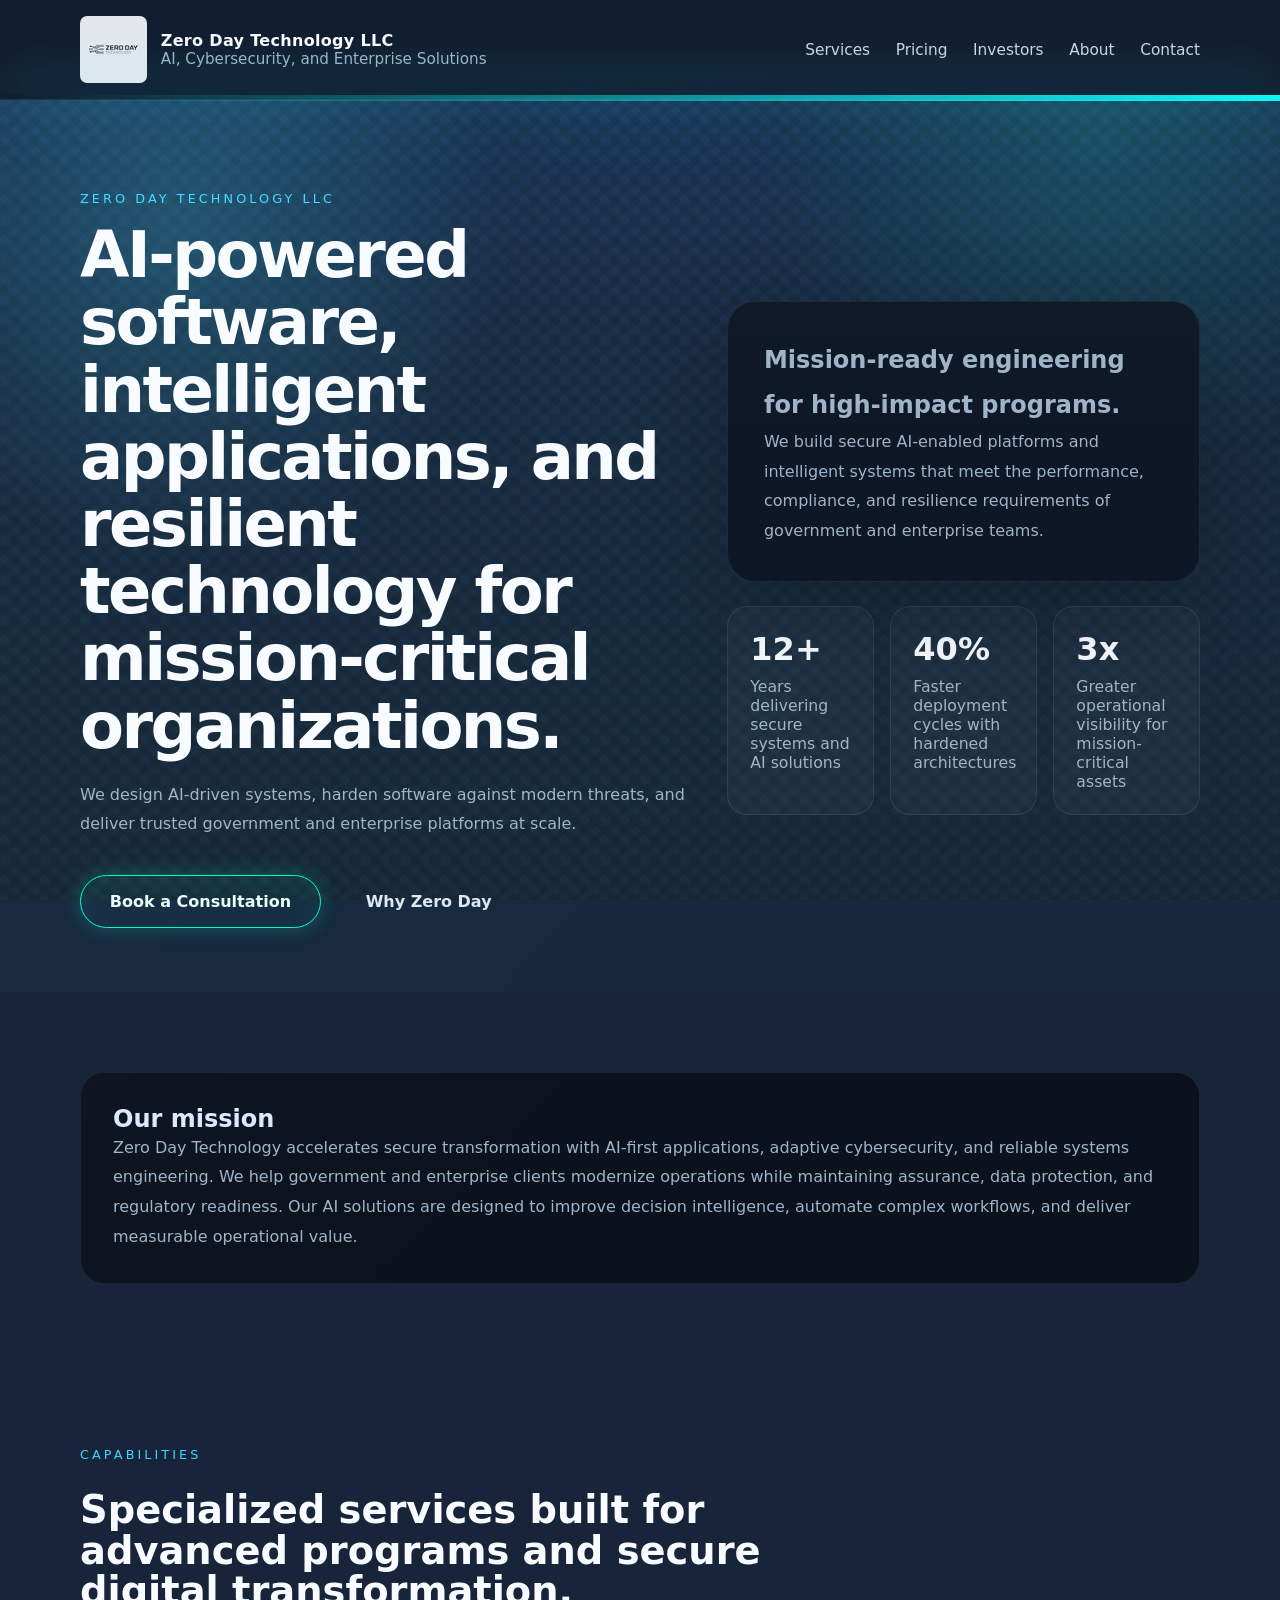
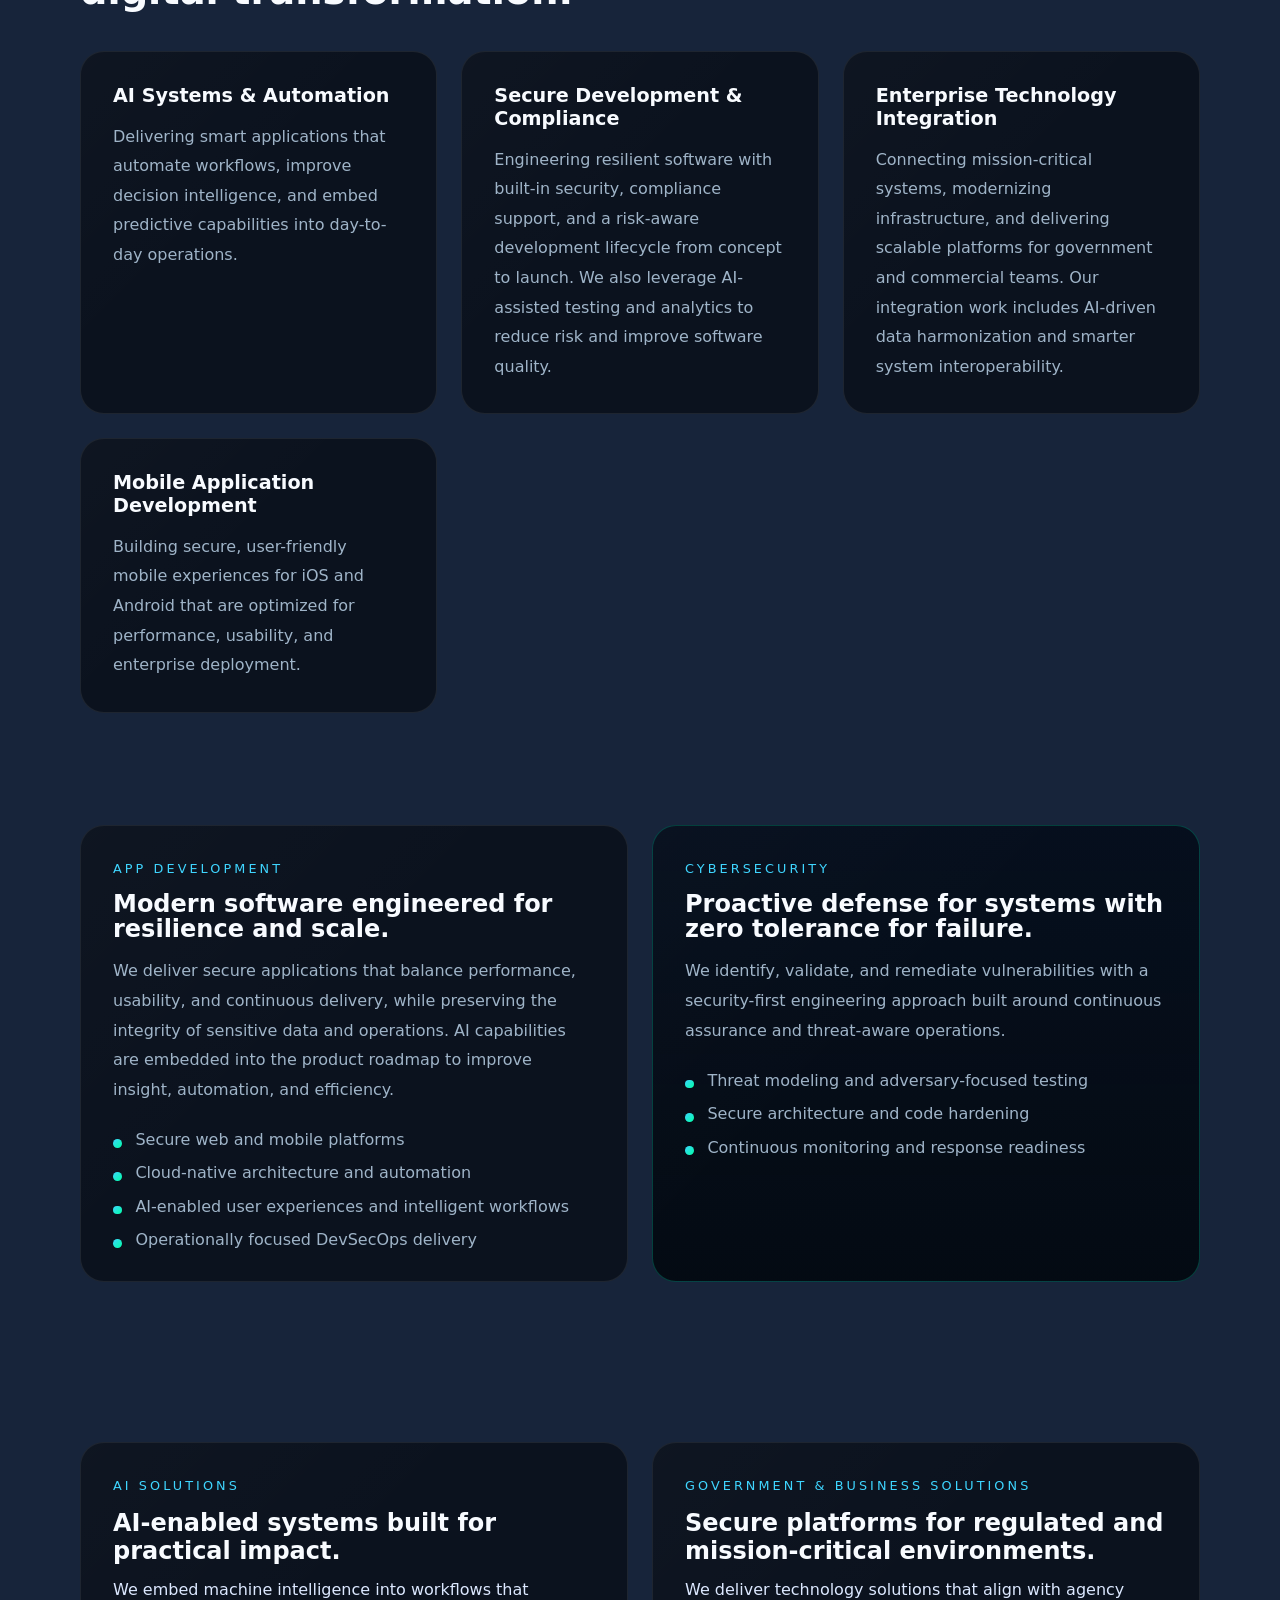
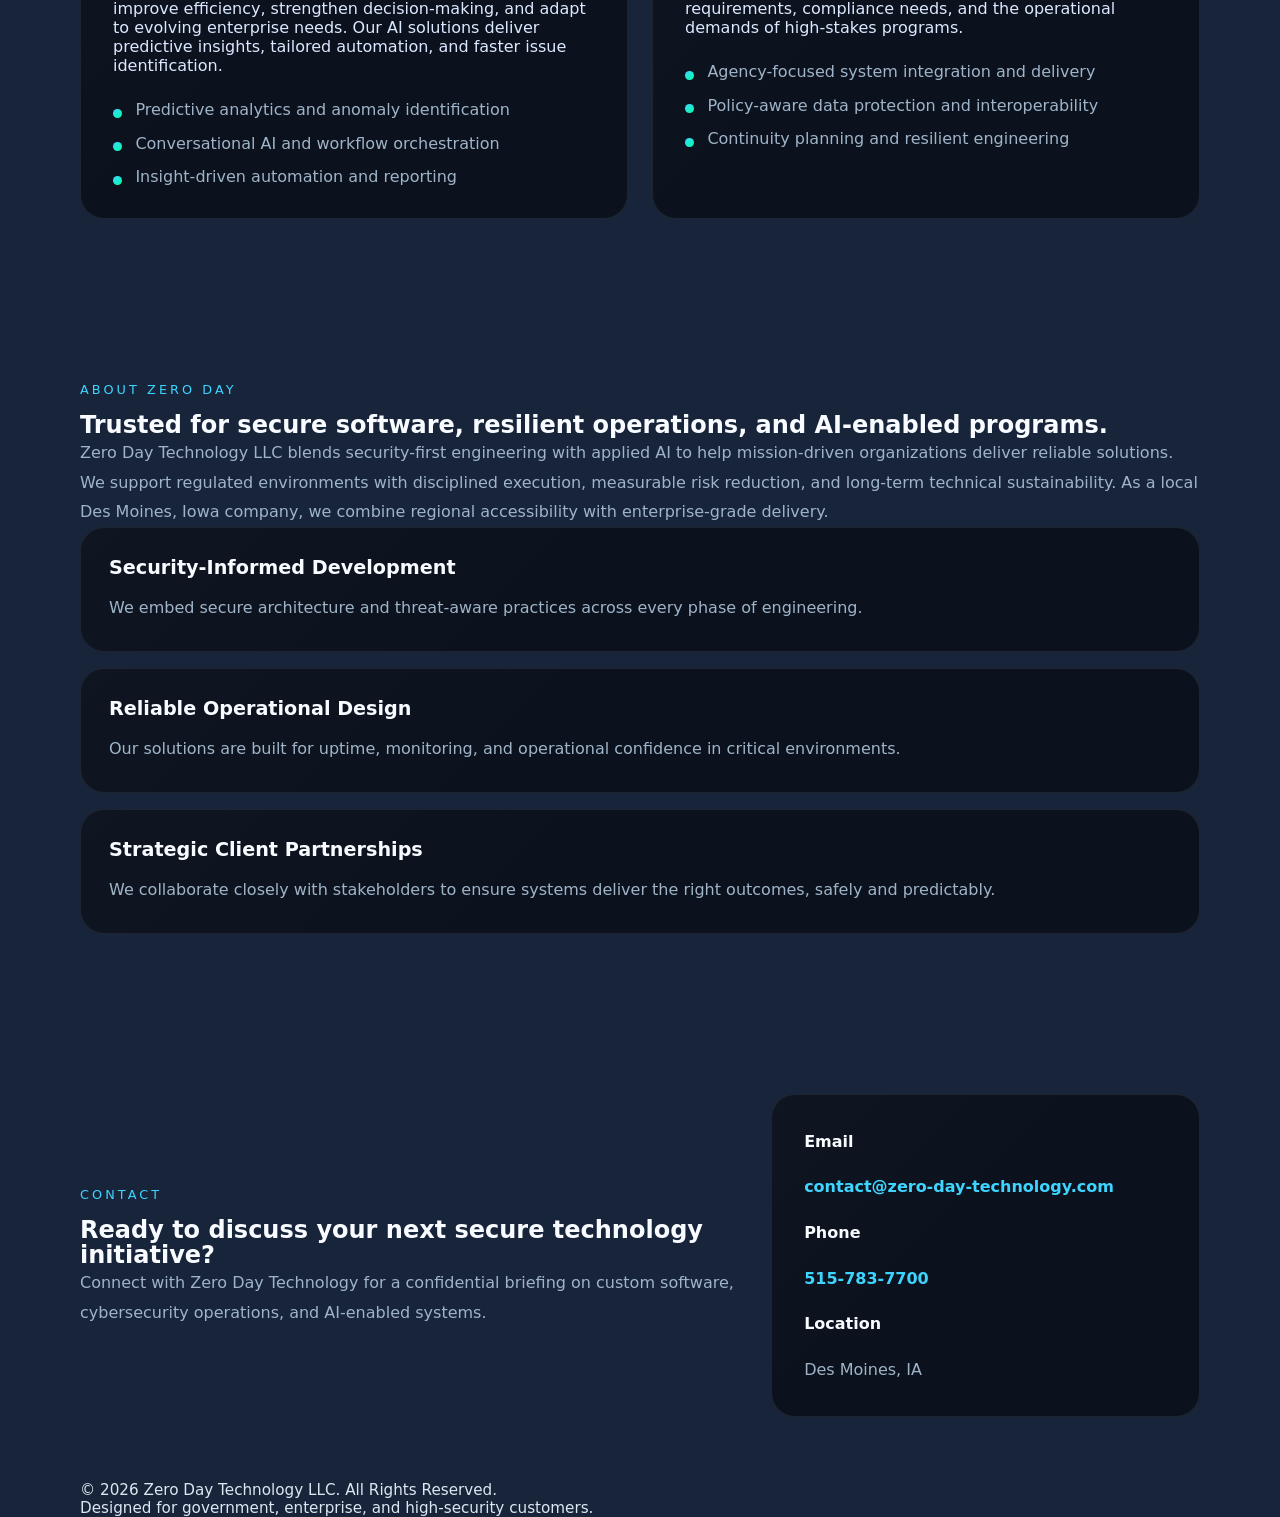
<file: index.html>
<!DOCTYPE html>
<html lang="en">
<head>
    <meta charset="UTF-8">
    <meta name="viewport" content="width=device-width, initial-scale=1.0">
    <title>Zero Day Technology LLC</title>
    <link rel="icon" type="image/jpeg" href="zeroday.jpg">
    <link rel="stylesheet" href="styles.css">
</head>
<body>

<header class="site-header led">
    <div class="container header-inner">
        <div class="brand">
            <a href="index.html">
                <img src="zeroday.jpg" alt="Zero Day Technology logo" class="brand-logo">
            </a>
            <div>
                <p class="brand-name">Zero Day Technology LLC</p>
                <p class="brand-tag">AI, Cybersecurity, and Enterprise Solutions</p>
            </div>
        </div>
        <nav class="nav-menu" aria-label="Primary navigation">
            <a href="#services">Services</a>
            <a href="pricing.html">Pricing</a>
            <a href="investors.html">Investors</a>
            
            <a href="#about">About</a>
            <a href="#contact">Contact</a>
        </nav>
    </div>
</header>

<main>
    <section class="hero" id="home">
        <div class="container hero-grid">
            <div class="hero-copy">
                <p class="eyebrow">Zero Day Technology LLC</p>
                <h1>AI-powered software, intelligent applications, and resilient technology for mission-critical organizations.</h1>
                <p class="hero-text">We design AI-driven systems, harden software against modern threats, and deliver trusted government and enterprise platforms at scale.</p>
                <div class="hero-actions">
                    <a class="btn btn-primary btn-neon" href="#contact">Book a Consultation</a>
                    <a class="btn btn-secondary" href="#about">Why Zero Day</a>
                </div>
            </div>
            <div class="hero-panel">
                <div class="panel-card">
                    <h2>Mission-ready engineering for high-impact programs.</h2>
                    <p>We build secure AI-enabled platforms and intelligent systems that meet the performance, compliance, and resilience requirements of government and enterprise teams.</p>
                </div>
                <div class="metrics-grid">
                    <div class="metric">
                        <span>12+</span>
                        <p>Years delivering secure systems and AI solutions</p>
                    </div>
                    <div class="metric">
                        <span>40%</span>
                        <p>Faster deployment cycles with hardened architectures</p>
                    </div>
                    <div class="metric">
                        <span>3x</span>
                        <p>Greater operational visibility for mission-critical assets</p>
                    </div>
                </div>
            </div>
        </div>
    </section>

    <section id="mission" class="section mission-section">
        <div class="container mission-panel">
            <h2>Our mission</h2>
            <p>Zero Day Technology accelerates secure transformation with AI-first applications, adaptive cybersecurity, and reliable systems engineering. We help government and enterprise clients modernize operations while maintaining assurance, data protection, and regulatory readiness. Our AI solutions are designed to improve decision intelligence, automate complex workflows, and deliver measurable operational value.</p>
        </div>
    </section>

    <section id="services" class="section services-section">
        <div class="container">
            <div class="section-header">
                <span class="eyebrow">Capabilities</span>
                <h2>Specialized services built for advanced programs and secure digital transformation.</h2>
            </div>
            <div class="cards cards-3">
                <article class="card">
                    <h3>AI Systems & Automation</h3>
                    <p>Delivering smart applications that automate workflows, improve decision intelligence, and embed predictive capabilities into day-to-day operations.</p>
                </article>
                <article class="card">
                    <h3>Secure Development & Compliance</h3>
                    <p>Engineering resilient software with built-in security, compliance support, and a risk-aware development lifecycle from concept to launch. We also leverage AI-assisted testing and analytics to reduce risk and improve software quality.</p>
                </article>
                <article class="card">
                    <h3>Enterprise Technology Integration</h3>
                    <p>Connecting mission-critical systems, modernizing infrastructure, and delivering scalable platforms for government and commercial teams. Our integration work includes AI-driven data harmonization and smarter system interoperability.</p>
                </article>
                <article class="card">
                    <h3>Mobile Application Development</h3>
                    <p>Building secure, user-friendly mobile experiences for iOS and Android that are optimized for performance, usability, and enterprise deployment.</p>
                </article>
            </div>
        </div>
    </section>

    <section class="section feature-section" id="solutions">
        <div class="container feature-grid">
            <div class="feature-card">
                <span class="eyebrow">App Development</span>
                <h2>Modern software engineered for resilience and scale.</h2>
                <p>We deliver secure applications that balance performance, usability, and continuous delivery, while preserving the integrity of sensitive data and operations. AI capabilities are embedded into the product roadmap to improve insight, automation, and efficiency.</p>
                <ul>
                    <li>Secure web and mobile platforms</li>
                    <li>Cloud-native architecture and automation</li>
                    <li>AI-enabled user experiences and intelligent workflows</li>
                    <li>Operationally focused DevSecOps delivery</li>
                </ul>
            </div>
            <div class="feature-card feature-emphasis">
                <span class="eyebrow">Cybersecurity</span>
                <h2>Proactive defense for systems with zero tolerance for failure.</h2>
                <p>We identify, validate, and remediate vulnerabilities with a security-first engineering approach built around continuous assurance and threat-aware operations.</p>
                <ul>
                    <li>Threat modeling and adversary-focused testing</li>
                    <li>Secure architecture and code hardening</li>
                    <li>Continuous monitoring and response readiness</li>
                </ul>
            </div>
        </div>
    </section>

    <section class="section solution-section">
        <div class="container split-grid">
            <div class="split-card">
                <span class="eyebrow">AI Solutions</span>
                <h2>AI-enabled systems built for practical impact.</h2>
                <p>We embed machine intelligence into workflows that improve efficiency, strengthen decision-making, and adapt to evolving enterprise needs. Our AI solutions deliver predictive insights, tailored automation, and faster issue identification.</p>
                <ul>
                    <li>Predictive analytics and anomaly identification</li>
                    <li>Conversational AI and workflow orchestration</li>
                    <li>Insight-driven automation and reporting</li>
                </ul>
            </div>
            <div class="split-card">
                <span class="eyebrow">Government &amp; Business Solutions</span>
                <h2>Secure platforms for regulated and mission-critical environments.</h2>
                <p>We deliver technology solutions that align with agency requirements, compliance needs, and the operational demands of high-stakes programs.</p>
                <ul>
                    <li>Agency-focused system integration and delivery</li>
                    <li>Policy-aware data protection and interoperability</li>
                    <li>Continuity planning and resilient engineering</li>
                </ul>
            </div>
        </div>
    </section>

    <section id="about" class="section about-section">
        <div class="container about-grid">
            <div>
                <span class="eyebrow">About Zero Day</span>
                <h2>Trusted for secure software, resilient operations, and AI-enabled programs.</h2>
                <p>Zero Day Technology LLC blends security-first engineering with applied AI to help mission-driven organizations deliver reliable solutions. We support regulated environments with disciplined execution, measurable risk reduction, and long-term technical sustainability. As a local Des Moines, Iowa company, we combine regional accessibility with enterprise-grade delivery.</p>
            </div>
            <div class="about-highlights">
                <div class="highlight-item">
                    <h3>Security-Informed Development</h3>
                    <p>We embed secure architecture and threat-aware practices across every phase of engineering.</p>
                </div>
                <div class="highlight-item">
                    <h3>Reliable Operational Design</h3>
                    <p>Our solutions are built for uptime, monitoring, and operational confidence in critical environments.</p>
                </div>
                <div class="highlight-item">
                    <h3>Strategic Client Partnerships</h3>
                    <p>We collaborate closely with stakeholders to ensure systems deliver the right outcomes, safely and predictably.</p>
                </div>
            </div>
        </div>
    </section>

    <section id="contact" class="section contact-section">
        <div class="container contact-grid">
            <div>
                <span class="eyebrow">Contact</span>
                <h2>Ready to discuss your next secure technology initiative?</h2>
                <p>Connect with Zero Day Technology for a confidential briefing on custom software, cybersecurity operations, and AI-enabled systems.</p>
            </div>
            <div class="contact-card">
                <p><strong>Email</strong></p>
                <a href="mailto:contact@zero-day-technology.com">contact@zero-day-technology.com</a>
                <p><strong>Phone</strong></p>
                <a href="tel:+15157837700">515-783-7700</a>
                <p><strong>Location</strong></p>
                <p>Des Moines, IA</p>
            </div>
        </div>
    </section>
</main>

<footer class="site-footer">
    <div class="container footer-inner">
        <p>© 2026 Zero Day Technology LLC. All Rights Reserved.</p>
        <p>Designed for government, enterprise, and high-security customers.</p>
    </div>
</footer>
<script>
    // Trigger LED animation under header shortly after load
    document.addEventListener('DOMContentLoaded', function() {
        const header = document.querySelector('.site-header');
        if (!header) return;
        // small delay so header paints then animation starts
        setTimeout(() => header.classList.add('led'), 220);
    });
</script>
</body>
</html>
</file>
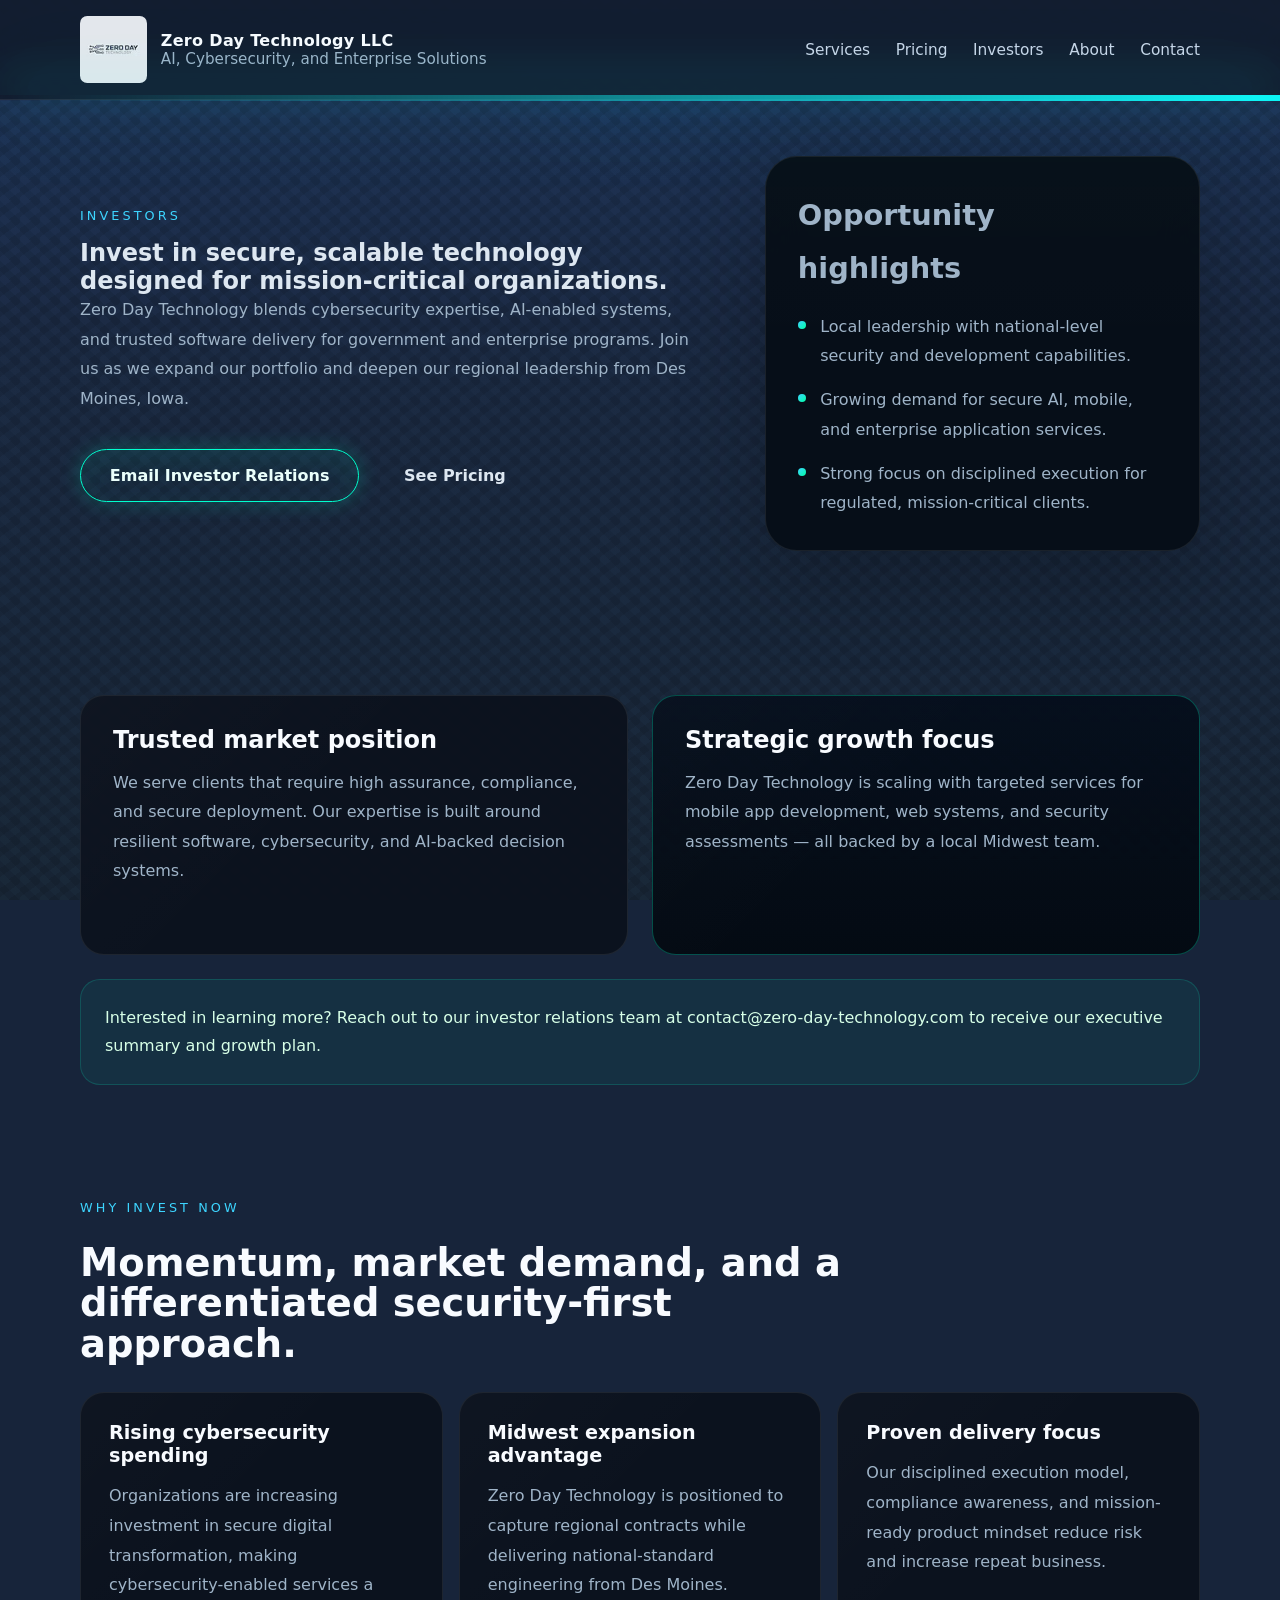
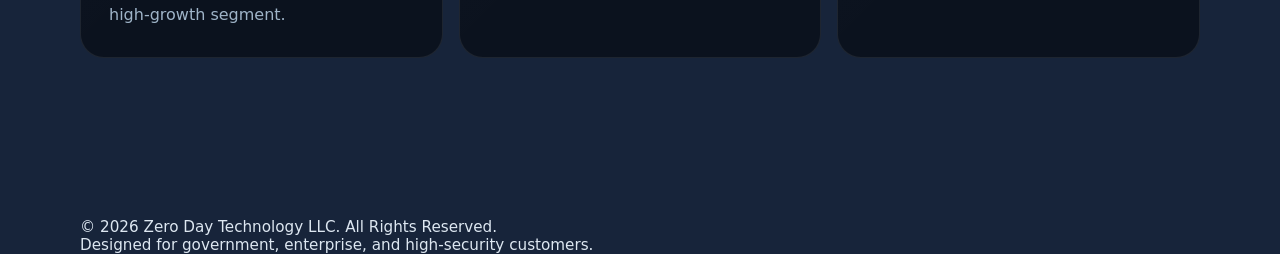
<file: investors.html>
<!DOCTYPE html>
<html lang="en">
<head>
    <meta charset="UTF-8">
    <meta name="viewport" content="width=device-width, initial-scale=1.0">
    <title>Investors | Zero Day Technology LLC</title>
    <link rel="icon" type="image/jpeg" href="zeroday.jpg">
    <link rel="stylesheet" href="styles.css">
</head>
<body>
<header class="site-header led">
    <div class="container header-inner">
        <div class="brand">
            <a href="index.html">
                <img src="zeroday.jpg" alt="Zero Day Technology logo" class="brand-logo">
            </a>
            <div>
                <p class="brand-name">Zero Day Technology LLC</p>
                <p class="brand-tag">AI, Cybersecurity, and Enterprise Solutions</p>
            </div>
        </div>
        <nav class="nav-menu" aria-label="Primary navigation">
            <a href="index.html#services">Services</a>
            <a href="pricing.html">Pricing</a>
            <a href="investors.html">Investors</a>
            
            <a href="index.html#about">About</a>
            <a href="index.html#contact">Contact</a>
        </nav>
    </div>
</header>

<main>
    <section class="section investor-hero">
        <div class="container">
            <div class="hero-copy">
                <span class="eyebrow">Investors</span>
                <h1>Invest in secure, scalable technology designed for mission-critical organizations.</h1>
                <p class="hero-text">Zero Day Technology blends cybersecurity expertise, AI-enabled systems, and trusted software delivery for government and enterprise programs. Join us as we expand our portfolio and deepen our regional leadership from Des Moines, Iowa.</p>
                <div class="hero-actions">
                    <a class="btn btn-primary btn-neon" href="mailto:contact@zero-day-technology.com">Email Investor Relations</a>
                    <a class="btn btn-secondary" href="pricing.html">See Pricing</a>
                </div>
            </div>
            <div class="investor-panel">
                <div class="panel-card">
                    <h2>Opportunity highlights</h2>
                    <ul>
                        <li>Local leadership with national-level security and development capabilities.</li>
                        <li>Growing demand for secure AI, mobile, and enterprise application services.</li>
                        <li>Strong focus on disciplined execution for regulated, mission-critical clients.</li>
                    </ul>
                </div>
            </div>
        </div>
    </section>

    <section class="section investor-benefits">
        <div class="container">
            <div class="feature-grid">
                <div class="feature-card">
                    <h2>Trusted market position</h2>
                    <p>We serve clients that require high assurance, compliance, and secure deployment. Our expertise is built around resilient software, cybersecurity, and AI-backed decision systems.</p>
                </div>
                <div class="feature-card feature-emphasis">
                    <h2>Strategic growth focus</h2>
                    <p>Zero Day Technology is scaling with targeted services for mobile app development, web systems, and security assessments — all backed by a local Midwest team.</p>
                </div>
            </div>

            <div class="section-note">
                <p>Interested in learning more? Reach out to our investor relations team at <a href="mailto:contact@zero-day-technology.com">contact@zero-day-technology.com</a> to receive our executive summary and growth plan.</p>
            </div>

            <section class="section investor-why">
                <div class="section-header">
                    <span class="eyebrow">Why invest now</span>
                    <h2>Momentum, market demand, and a differentiated security-first approach.</h2>
                </div>
                <div class="why-grid">
                    <div class="highlight-item">
                        <h3>Rising cybersecurity spending</h3>
                        <p>Organizations are increasing investment in secure digital transformation, making cybersecurity-enabled services a high-growth segment.</p>
                    </div>
                    <div class="highlight-item">
                        <h3>Midwest expansion advantage</h3>
                        <p>Zero Day Technology is positioned to capture regional contracts while delivering national-standard engineering from Des Moines.</p>
                    </div>
                    <div class="highlight-item">
                        <h3>Proven delivery focus</h3>
                        <p>Our disciplined execution model, compliance awareness, and mission-ready product mindset reduce risk and increase repeat business.</p>
                    </div>
                </div>
            </section>
        </div>
    </section>
</main>

<footer class="site-footer">
    <div class="container footer-inner">
        <p>© 2026 Zero Day Technology LLC. All Rights Reserved.</p>
        <p>Designed for government, enterprise, and high-security customers.</p>
    </div>
</footer>
<script>
    // Trigger header LED animation on page load (keep consistent across pages)
    document.addEventListener('DOMContentLoaded', function() {
        const header = document.querySelector('.site-header');
        if (!header) return;
        setTimeout(() => header.classList.add('led'), 220);
    });
</script>
</body>
</html>
</file>
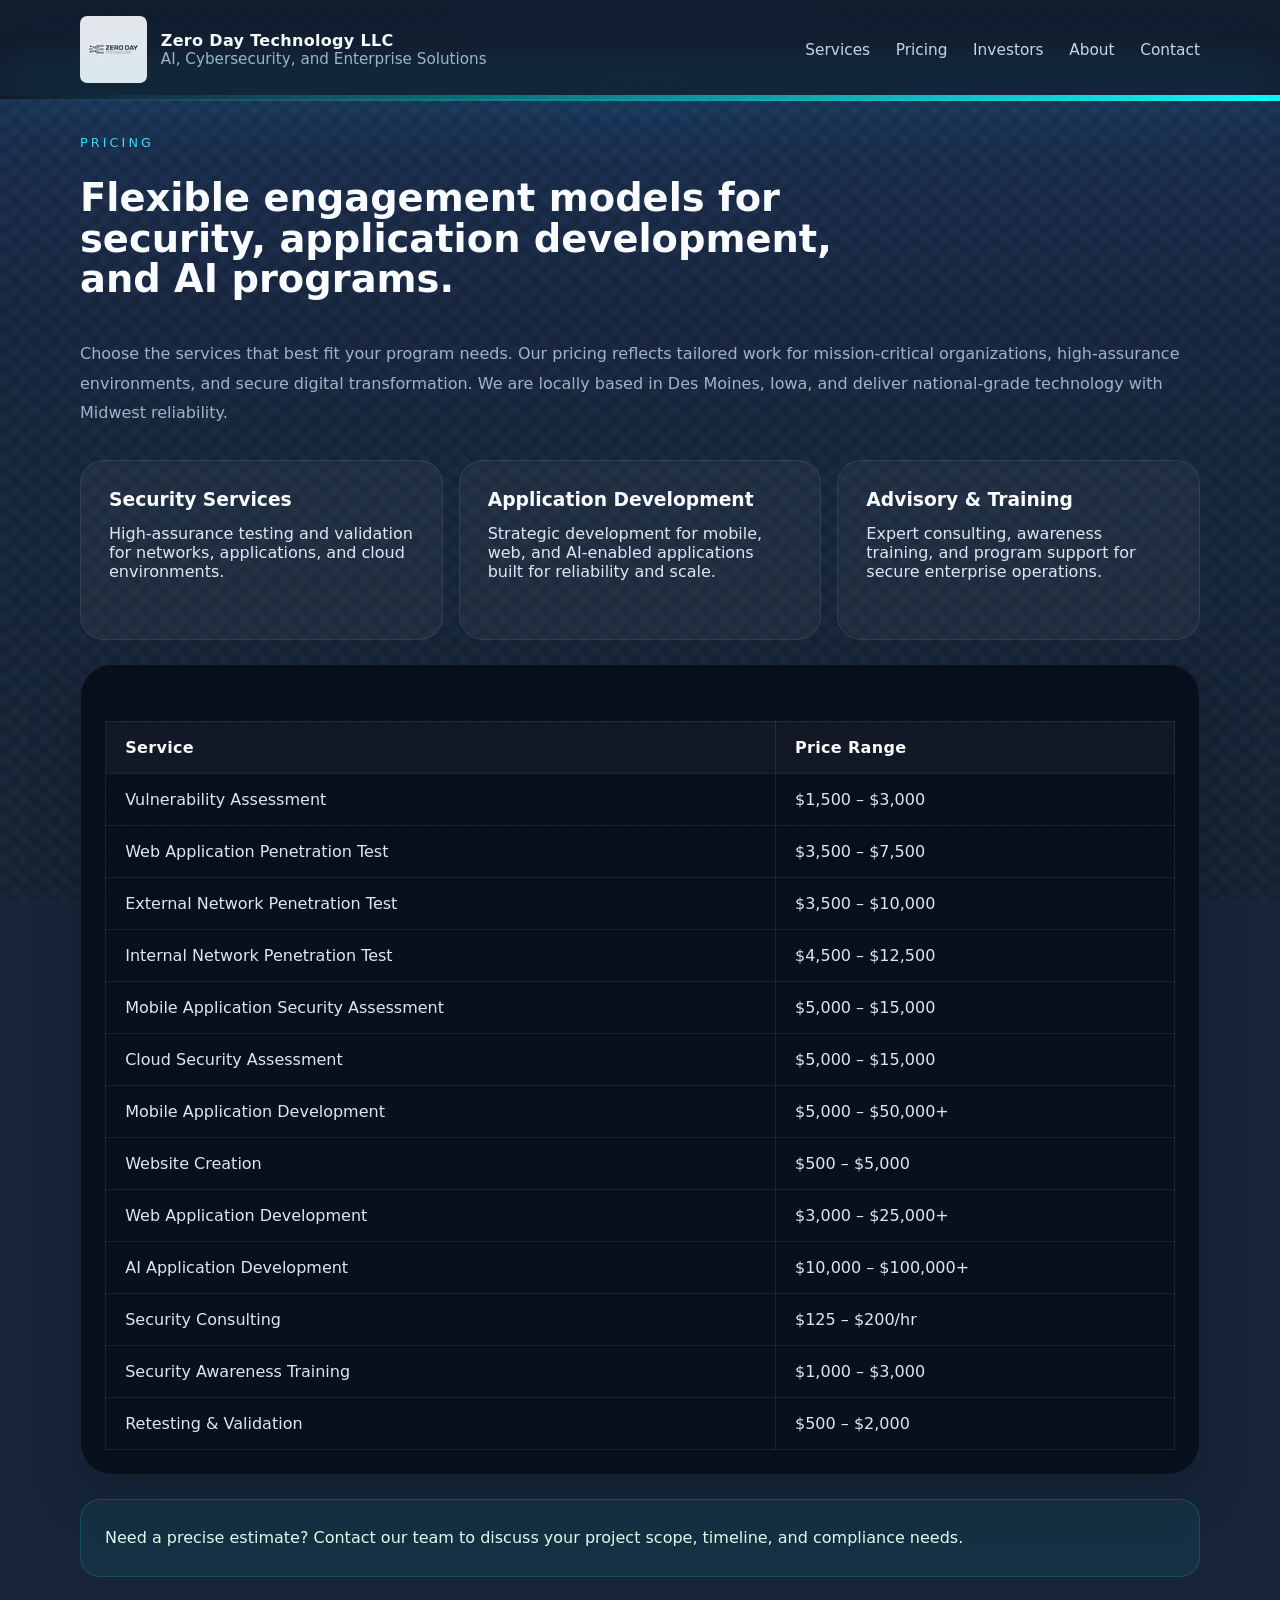
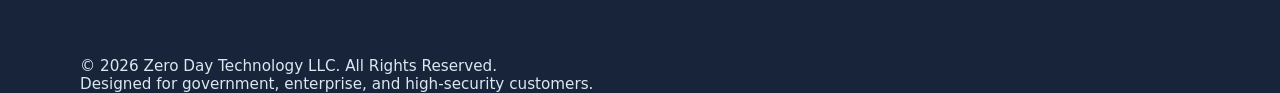
<file: pricing.html>
<!DOCTYPE html>
<html lang="en">
<head>
    <meta charset="UTF-8">
    <meta name="viewport" content="width=device-width, initial-scale=1.0">
    <title>Pricing | Zero Day Technology LLC</title>
    <link rel="icon" type="image/jpeg" href="zeroday.jpg">
    <link rel="stylesheet" href="styles.css">
</head>
<body>
<header class="site-header led">
    <div class="container header-inner">
        <div class="brand">
            <a href="index.html">
                <img src="zeroday.jpg" alt="Zero Day Technology logo" class="brand-logo">
            </a>
            <div>
                <p class="brand-name">Zero Day Technology LLC</p>
                <p class="brand-tag">AI, Cybersecurity, and Enterprise Solutions</p>
            </div>
        </div>
        <nav class="nav-menu" aria-label="Primary navigation">
            <a href="index.html#services">Services</a>
            <a href="pricing.html">Pricing</a>
            <a href="investors.html">Investors</a>
            
            <a href="index.html#about">About</a>
            <a href="index.html#contact">Contact</a>
        </nav>
    </div>
</header>

<main>
    <section class="section feature-section">
        <div class="container">
            <div class="section-header">
                <span class="eyebrow">Pricing</span>
                <h2>Flexible engagement models for security, application development, and AI programs.</h2>
            </div>
            <p class="hero-text">Choose the services that best fit your program needs. Our pricing reflects tailored work for mission-critical organizations, high-assurance environments, and secure digital transformation. We are locally based in Des Moines, Iowa, and deliver national-grade technology with Midwest reliability.</p>

            <div class="pricing-grid">
                <article class="pricing-card">
                    <h3>Security Services</h3>
                    <p>High-assurance testing and validation for networks, applications, and cloud environments.</p>
                </article>
                <article class="pricing-card">
                    <h3>Application Development</h3>
                    <p>Strategic development for mobile, web, and AI-enabled applications built for reliability and scale.</p>
                </article>
                <article class="pricing-card">
                    <h3>Advisory & Training</h3>
                    <p>Expert consulting, awareness training, and program support for secure enterprise operations.</p>
                </article>
            </div>

            <div class="pricing-panel">
            <table class="pricing-table">
                <thead>
                    <tr>
                        <th>Service</th>
                        <th>Price Range</th>
                    </tr>
                </thead>
                <tbody>
                    <tr>
                        <td>Vulnerability Assessment</td>
                        <td>$1,500 – $3,000</td>
                    </tr>
                    <tr>
                        <td>Web Application Penetration Test</td>
                        <td>$3,500 – $7,500</td>
                    </tr>
                    <tr>
                        <td>External Network Penetration Test</td>
                        <td>$3,500 – $10,000</td>
                    </tr>
                    <tr>
                        <td>Internal Network Penetration Test</td>
                        <td>$4,500 – $12,500</td>
                    </tr>
                    <tr>
                        <td>Mobile Application Security Assessment</td>
                        <td>$5,000 – $15,000</td>
                    </tr>
                    <tr>
                        <td>Cloud Security Assessment</td>
                        <td>$5,000 – $15,000</td>
                    </tr>
                    <tr>
                        <td>Mobile Application Development</td>
                        <td>$5,000 – $50,000+</td>
                    </tr>
                    <tr>
                        <td>Website Creation</td>
                        <td>$500 – $5,000</td>
                    </tr>
                    <tr>
                        <td>Web Application Development</td>
                        <td>$3,000 – $25,000+</td>
                    </tr>
                    <tr>
                        <td>AI Application Development</td>
                        <td>$10,000 – $100,000+</td>
                    </tr>
                    <tr>
                        <td>Security Consulting</td>
                        <td>$125 – $200/hr</td>
                    </tr>
                    <tr>
                        <td>Security Awareness Training</td>
                        <td>$1,000 – $3,000</td>
                    </tr>
                    <tr>
                        <td>Retesting & Validation</td>
                        <td>$500 – $2,000</td>
                    </tr>
                </tbody>
            </table>
            </div>
            <div class="section-note">
                <p>Need a precise estimate? Contact our team to discuss your project scope, timeline, and compliance needs.</p>
            </div>
        </div>
    </section>
</main>

<footer class="site-footer">
    <div class="container footer-inner">
        <p>© 2026 Zero Day Technology LLC. All Rights Reserved.</p>
        <p>Designed for government, enterprise, and high-security customers.</p>
    </div>
</footer>
<script>
    // Trigger header LED animation on page load (keep consistent across pages)
    document.addEventListener('DOMContentLoaded', function() {
        const header = document.querySelector('.site-header');
        if (!header) return;
        setTimeout(() => header.classList.add('led'), 220);
    });
</script>
</body>
</html>
</file>
<file: styles.css>
:root {
    color-scheme: dark;
    font-family: Inter, system-ui, -apple-system, BlinkMacSystemFont, "Segoe UI", sans-serif;
    font-size: 16px;
    color: #dde7f1;
    background-color: #05070f;
    --surface: #0f172a;
    --surface-2: #111827;
    --surface-soft: rgba(20, 36, 64, 0.92);
    --accent: #3dd5ff;
    --accent-strong: #00ffce;
    --text-muted: #9fb4c8;
    --border: rgba(61, 213, 255, 0.14);
}

* {
    margin: 0;
    padding: 0;
    box-sizing: border-box;
}

html {
    scroll-behavior: smooth;
}

body {
    min-height: 100vh;
    background-color: #17243a;
    background-image:
        radial-gradient(circle at top, rgba(61, 213, 255, 0.12), transparent 18%),
        linear-gradient(145deg, rgba(255, 255, 255, 0.10) 25%, transparent 25%, transparent 50%, rgba(255, 255, 255, 0.10) 50%, rgba(255, 255, 255, 0.10) 75%, transparent 75%, transparent),
        linear-gradient(45deg, rgba(255, 255, 255, 0.08) 25%, transparent 25%, transparent 50%, rgba(255, 255, 255, 0.08) 50%, rgba(255, 255, 255, 0.08) 75%, transparent 75%, transparent),
        linear-gradient(180deg, #1a3051 0%, #17243a 35%, #15212f 100%);
    background-size: auto, 20px 20px, 20px 20px, auto;
    background-position: center, 0 0, 10px 10px, center;
    background-repeat: no-repeat, repeat, repeat, no-repeat;
    background-blend-mode: overlay, overlay, overlay, normal;
    background-attachment: fixed;
    color: #dde7f1;
}



img {
    max-width: 100%;
    display: block;
}

a {
    color: inherit;
    text-decoration: none;
}

button,
input,
textarea {
    font: inherit;
}

.container {
    width: min(1120px, calc(100% - 2rem));
    margin: 0 auto;
}

.site-header {
    position: sticky;
    top: 0;
    z-index: 10;
    backdrop-filter: blur(16px);
    background: rgba(18, 28, 45, 0.92);
    border-bottom: 1px solid rgba(255, 255, 255, 0.08);
}

/* LED / Tron-style animated line beneath the header */
.site-header::after,
.site-header::before {
    content: "";
    position: absolute;
    left: 0;
    right: 0;
    pointer-events: none;
}

.site-header::after {
    bottom: 0;
    height: 6px;
    background: linear-gradient(90deg, rgba(61,213,255,0) 0%, rgba(61,213,255,0.95) 28%, rgba(0,255,206,1) 50%, rgba(61,213,255,0.95) 72%, rgba(61,213,255,0) 100%);
    background-size: 350% 100%;
    box-shadow: 0 -12px 48px rgba(61,213,255,0.42), 0 0 100px rgba(0,255,206,0.32);
    transform: translateY(2px);
    opacity: 0.0;
}

.site-header::before {
    /* removed the moving dot - keep pseudo invisible */
    display: none;
}

.site-header.led::after {
    /* much brighter, high-intensity LED line */
    opacity: 1;
    animation: ledSlide 2.2s linear infinite;
    will-change: opacity, background-position;
    filter: saturate(1.4) brightness(1.25);
}

.site-header.led::before {
    /* keep hidden - dot removed */
    opacity: 0;
    animation: none;
}

@keyframes ledSlide {
    0% { background-position: 40% 0%; }
    50% { background-position: 60% 0%; }
    100% { background-position: 40% 0%; }
}

@keyframes ledDot {
    /* kept for backward-compatibility but unused */
    0% { transform: translateX(-8%); opacity: 0; }
    6% { opacity: 1; }
    50% { transform: translateX(102%); opacity: 1; }
    100% { transform: translateX(102%); opacity: 0; }
}

.header-inner {
    display: flex;
    align-items: center;
    justify-content: space-between;
    gap: 1rem;
    padding: 1rem 0;
}

.brand {
    display: flex;
    align-items: center;
    gap: 0.85rem;
}

.brand-logo {
    width: 4.2rem;
    height: 4.2rem;
    object-fit: contain;
    border-radius: 0.45rem;
    background: transparent;
    padding: 0;
    transition: transform 0.35s ease, filter 0.35s ease;
}

.brand-logo:hover {
    transform: scale(1.03);
    filter: drop-shadow(0 0 18px rgba(61, 213, 255, 0.45));
}

.brand-name {
    font-weight: 700;
    color: #f8fbff;
    letter-spacing: 0.02em;
}

.brand-tag {
    color: var(--text-muted);
    font-size: 0.95rem;
}

.nav-menu {
    display: flex;
    align-items: center;
    gap: 1.6rem;
    flex-wrap: wrap;
}

.nav-menu a {
    color: #c9d6e8;
    font-size: 0.96rem;
    transition: color 200ms ease;
}

.nav-menu a:hover {
    color: var(--accent);
}

.hero {
    position: relative;
    padding: 5.5rem 0 4rem;
    overflow: hidden;
}

.hero::before {
    content: "";
    position: absolute;
    inset: -10% -10% -10% -10%;
    background: radial-gradient(circle at 20% 20%, rgba(61, 213, 255, 0.22), transparent 22%),
        radial-gradient(circle at 80% 12%, rgba(0, 255, 206, 0.14), transparent 22%),
        linear-gradient(135deg, rgba(61, 213, 255, 0.04), rgba(0, 255, 206, 0.02));
    pointer-events: none;
    opacity: 0.95;
    filter: blur(8px) saturate(1.15);
    transform-origin: center;
    animation: aiPulse 6s ease-in-out infinite;
    mix-blend-mode: screen;
}

.hero-grid {
    display: grid;
    grid-template-columns: 1.3fr 1fr;
    gap: 2rem;
    align-items: center;
}

.hero-copy {
    max-width: 640px;
}

.eyebrow {
    display: inline-flex;
    align-items: center;
    color: var(--accent);
    text-transform: uppercase;
    letter-spacing: 0.24em;
    font-size: 0.8rem;
    margin-bottom: 1rem;
}

.hero h1,
.section-header h2,
.feature-card h2,
.about-section h2,
.contact-section h2 {
    color: #f8fbff;
    line-height: 1.05;
}

.hero h1 {
    font-size: clamp(2.6rem, 5vw, 4.6rem);
    letter-spacing: -0.04em;
    margin-bottom: 1.25rem;
}

.hero-text,
.mission-panel p,
.feature-card p,
.about-grid p,
.contact-grid p,
.card p,
.highlight-item p,
.contact-card a {
    color: var(--text-muted);
    font-size: 1rem;
    line-height: 1.85;
}

.hero-actions {
    display: flex;
    flex-wrap: wrap;
    gap: 1rem;
    margin-top: 2.25rem;
}

.btn {
    display: inline-flex;
    align-items: center;
    justify-content: center;
    gap: 0.6rem;
    padding: 1rem 1.8rem;
    border-radius: 999px;
    font-weight: 700;
        transition: transform 200ms ease, background 200ms ease, box-shadow 250ms ease;
    }

    .btn-primary {
        animation: pulseGlow 4s ease-in-out infinite;
}

.hero-panel {
    display: grid;
    gap: 1.5rem;
}

.panel-card {
    position: relative;
    padding: 2.25rem;
    border: 1px solid rgba(255, 255, 255, 0.08);
    border-radius: 1.75rem;
    background: rgba(14, 23, 38, 0.98);
    box-shadow: 0 28px 90px rgba(0, 0, 0, 0.22);
    backdrop-filter: blur(18px);
        /* floating removed per request */
    color: var(--text-muted);
    line-height: 1.85;
}

.panel-card::before {
    content: "";
    position: absolute;
    inset: 0;
    border-radius: 1.75rem;
    pointer-events: none;
    background: linear-gradient(180deg, rgba(255, 255, 255, 0.05), transparent 55%);
    opacity: 0.18;
}

.metrics-grid {
    display: grid;
    grid-template-columns: repeat(3, minmax(0, 1fr));
    gap: 1rem;
}

.metric {
    border: 1px solid rgba(255, 255, 255, 0.08);
    background: rgba(255, 255, 255, 0.03);
    border-radius: 1.25rem;
    padding: 1.4rem;
}

.metric span {
    display: block;
    font-size: 2rem;
    font-weight: 800;
    color: #f8fbff;
    margin-bottom: 0.6rem;
}

.metric p {
    font-size: 0.98rem;
    color: var(--text-muted);
}

.section {
    padding: 5rem 0;
}

.section-header {
    max-width: 780px;
    margin-bottom: 2.5rem;
}

.section-header h2 {
    font-size: clamp(2rem, 3vw, 2.8rem);
    margin-top: 0.75rem;
}

.services-section .cards,
.about-highlights,
.split-grid,
.contact-grid {
    display: grid;
    gap: 1.5rem;
}

.cards-3 {
    grid-template-columns: repeat(auto-fit, minmax(280px, 1fr));
}

.card,
.feature-card,
.split-card,
.contact-card,
.mission-panel,
.highlight-item {
    background: rgba(12, 18, 30, 0.96);
    border: 1px solid rgba(255, 255, 255, 0.08);
    border-radius: 1.5rem;
    padding: 2rem;
    position: relative;
    overflow: hidden;
    transition: transform 220ms ease, border-color 220ms ease, box-shadow 220ms ease;
    color: #dce8ff;
}

.card:hover,
.feature-card:hover,
.split-card:hover,
.contact-card:hover,
.mission-panel:hover,
.highlight-item:hover {
    transform: translateY(-6px);
    border-color: rgba(61, 213, 255, 0.28);
    box-shadow: 0 26px 65px rgba(4, 8, 16, 0.32);
}

.card::before,
.feature-card::before,
.split-card::before,
.contact-card::before,
.mission-panel::before,
.highlight-item::before {
    content: "";
    position: absolute;
    inset: 0;
    background: linear-gradient(135deg, rgba(255, 255, 255, 0.015), transparent 45%);
    pointer-events: none;
}

.card h3,
.feature-card h2,
.split-card h2,
.highlight-item h3,
.contact-card strong {
    color: #f8fbff;
}

.card h3,
.highlight-item h3 {
    font-size: 1.2rem;
    margin-bottom: 0.9rem;
}

.card p,
.feature-card p,
.split-card p,
.highlight-item p {
    margin-top: 0.9rem;
}

.feature-section {
    padding-top: 2rem;
}

.feature-grid {
    display: grid;
    grid-template-columns: 1fr 1fr;
    gap: 1.5rem;
}

.feature-card ul,
.split-card ul {
    margin-top: 1.6rem;
    list-style: none;
    display: grid;
    gap: 0.9rem;
}

.feature-card li,
.split-card li {
    position: relative;
    padding-left: 1.4rem;
    color: var(--text-muted);
}

.feature-card li::before,
.split-card li::before {
    content: "";
    position: absolute;
    left: 0;
    top: 0.55rem;
    width: 0.55rem;
    height: 0.55rem;
    border-radius: 50%;
    background: linear-gradient(135deg, var(--accent), #00ffa6);
}

.feature-emphasis {
    background: linear-gradient(180deg, rgba(6, 15, 29, 0.98), rgba(3, 9, 16, 0.92));
    border-color: rgba(0, 255, 206, 0.22);
}

.solution-section {
    padding: 5rem 0;
}

.split-grid {
    grid-template-columns: repeat(2, minmax(0, 1fr));
}

.about-section {
    padding: 5rem 0;
}

.about-grid {
    grid-template-columns: 1.4fr 1fr;
    gap: 2rem;
    align-items: start;
}

.about-highlights {
    display: grid;
    gap: 1rem;
}

.highlight-item {
    padding: 1.75rem;
}

.highlight-item h3 {
    margin-bottom: 0.8rem;
}

.contact-section {
    padding: 5rem 0 4rem;
}

.contact-grid {
    grid-template-columns: 1.4fr 0.9fr;
    align-items: center;
}

.contact-card {
    display: grid;
    gap: 1rem;
}

.contact-card a {
    color: var(--accent);
    font-weight: 700;
    word-break: break-all;
}

    .pricing-table {
        width: 100%;
        border-collapse: collapse;
        margin-top: 2rem;
        min-width: 320px;
    }

    .pricing-table th,
    .pricing-table td {
        padding: 1rem 1.2rem;
        border: 1px solid rgba(255, 255, 255, 0.08);
    }

    .pricing-table th {
        text-align: left;
        background: rgba(255, 255, 255, 0.04);
        color: #f8fbff;
        letter-spacing: 0.02em;
    }

    .pricing-table tbody tr:hover {
        background: rgba(255, 255, 255, 0.03);
    }

    .pricing-grid {
        display: grid;
        grid-template-columns: repeat(auto-fit, minmax(220px, 1fr));
        gap: 1rem;
        margin: 2rem 0 1.5rem;
    }

    .pricing-card {
        background: rgba(255, 255, 255, 0.04);
        border: 1px solid rgba(255, 255, 255, 0.08);
        border-radius: 1.5rem;
        padding: 1.75rem;
        min-height: 180px;
    }

    .pricing-card h3 {
        margin-bottom: 0.85rem;
        color: #f8fbff;
    }

    .pricing-panel {
        background: rgba(8, 15, 28, 0.95);
        border: 1px solid rgba(255, 255, 255, 0.08);
        border-radius: 2rem;
        padding: 1.5rem;
        box-shadow: 0 20px 55px rgba(0, 0, 0, 0.18);
    }

    .section-note {
        margin-top: 1.5rem;
        padding: 1.5rem;
        background: rgba(0, 255, 206, 0.06);
        border: 1px solid rgba(0, 255, 206, 0.16);
        border-radius: 1.25rem;
        color: #d7ffe7;
    }

    .section-note p {
        margin: 0;
        line-height: 1.75;
    }

    .investor-hero {
        padding-top: 3.5rem;
        padding-bottom: 4rem;
    }

    .investor-hero .container {
        display: grid;
        grid-template-columns: 1.2fr 0.8fr;
        gap: 2rem;
        align-items: center;
    }

    .investor-hero .hero-copy {
        max-width: 620px;
    }

    .investor-panel {
        display: grid;
        align-items: center;
    }

    .investor-panel .panel-card {
        padding: 2rem;
        border-radius: 2rem;
        background: rgba(7, 15, 24, 0.98);
    }

    .investor-panel .panel-card h2 {
        margin-bottom: 1rem;
        font-size: 1.8rem;
    }

    .investor-panel .panel-card ul {
        list-style: none;
        display: grid;
        gap: 0.9rem;
        padding-left: 0;
        margin: 0;
    }

    .investor-panel .panel-card li {
        position: relative;
        padding-left: 1.4rem;
        color: var(--text-muted);
    }

    .investor-panel .panel-card li::before {
        content: "";
        position: absolute;
        left: 0;
        top: 0.55rem;
        width: 0.5rem;
        height: 0.5rem;
        border-radius: 50%;
        background: linear-gradient(135deg, var(--accent), #00ffa6);
    }

    .investor-benefits .feature-grid {
        grid-template-columns: repeat(2, minmax(0, 1fr));
    }

    .investor-benefits .feature-card {
        min-height: 260px;
        padding: 2rem;
    }

    .investor-benefits .feature-emphasis {
        border-color: rgba(0, 255, 206, 0.28);
    }

    .investor-why {
        margin-top: 2rem;
    }

    .investor-why .section-header {
        margin-bottom: 1.75rem;
    }

    .why-grid {
        display: grid;
        grid-template-columns: repeat(3, minmax(0, 1fr));
        gap: 1rem;
    }

    .why-grid .highlight-item {
        min-height: 220px;
        padding: 1.75rem;
        background: rgba(12, 18, 30, 0.96);
        border: 1px solid rgba(255, 255, 255, 0.08);
        border-radius: 1.5rem;
        /* floating removed */
    }

    /* keep only the hero copy floating */
    .hero-copy {
        animation: floatUpDown 12s ease-in-out infinite;
    }

    @keyframes floatLogo {
        0%, 100% { transform: translateY(0); }
        50% { transform: translateY(-6px); }
    }

    @keyframes floatUpDown {
        0%, 100% { transform: translateY(0px); }
        50% { transform: translateY(-6px); }
    }

    @keyframes pulseGlow {
        0% { box-shadow: 0 0 12px rgba(0, 255, 206, 0.18); }
        30% { box-shadow: 0 0 34px rgba(0, 255, 206, 0.45); }
        60% { box-shadow: 0 0 20px rgba(61, 213, 255, 0.28); }
        100% { box-shadow: 0 0 14px rgba(0, 255, 206, 0.18); }
    }

    /* Subtle variant for important CTAs where pulsing should be minimal */
    @keyframes pulseGlowSubtle {
        0% { box-shadow: 0 0 6px rgba(0, 255, 206, 0.06); }
        50% { box-shadow: 0 0 10px rgba(0, 255, 206, 0.08); }
        100% { box-shadow: 0 0 6px rgba(0, 255, 206, 0.06); }
    }

    .btn-quiet {
        animation: pulseGlowSubtle 8s ease-in-out infinite !important;
    }

    /* Neon outline for CTAs without pulsing */
    .btn-neon {
        animation: none !important;
        border: 1px solid var(--accent-strong);
        background: linear-gradient(180deg, rgba(0,255,206,0.04), rgba(0,255,206,0.01));
        box-shadow: 0 0 20px rgba(0,255,206,0.22), 0 6px 28px rgba(0,255,206,0.06) inset;
        color: #eafffb;
        transition: box-shadow 180ms ease, transform 150ms ease, background 180ms ease;
    }

    .btn-neon:hover {
        box-shadow: 0 0 30px rgba(0,255,206,0.32), 0 8px 36px rgba(0,255,206,0.08) inset;
        transform: translateY(-2px);
    }

    @keyframes aiPulse {
        0% { opacity: 0.85; transform: scale(0.995) translateY(0); filter: blur(6px) saturate(1.05); }
        50% { opacity: 1; transform: scale(1.06) translateY(-6px); filter: blur(2px) saturate(1.18); }
        100% { opacity: 0.85; transform: scale(0.995) translateY(0); filter: blur(6px) saturate(1.05); }
    }

.footer-inner p {
    font-size: 0.95rem;
}

@media (max-width: 960px) {
    .hero-grid,
    .feature-grid,
    .services-section .cards,
    .split-grid,
    .about-grid,
    .contact-grid,
    .investor-hero .container {
        grid-template-columns: 1fr;
    }

    .nav-menu {
        justify-content: flex-end;
    }

    .metrics-grid {
        grid-template-columns: repeat(2, minmax(0, 1fr));
    }
}

@media (max-width: 700px) {
    .header-inner {
        flex-direction: column;
        align-items: flex-start;
    }

    .nav-menu {
        width: 100%;
        justify-content: flex-start;
    }

    .hero,
    .investor-hero {
        padding-top: 4rem;
    }

    .metrics-grid {
        grid-template-columns: 1fr;
    }

    .btn {
        width: 100%;
    }

    .hero-actions {
        flex-direction: column;
    }

    .card,
    .feature-card,
    .split-card,
    .contact-card,
    .highlight-item,
    .pricing-card,
    .investor-panel .panel-card {
        padding: 1.5rem;
    }

    .feature-card h2,
    .split-card h2,
    .pricing-card h3 {
        font-size: 1.4rem;
    }

    .feature-card p,
    .split-card p {
        font-size: 0.95rem;
    }

    .feature-card ul,
    .split-card ul {
        gap: 0.7rem;
    }

    .services-section .cards,
    .about-highlights,
    .split-grid,
    .contact-grid,
    .pricing-grid,
    .investor-benefits .feature-grid {
        gap: 1rem;
    }

    .investor-benefits .feature-grid,
    .pricing-grid {
        grid-template-columns: 1fr;
    }

    /* Prevent 'Why invest' cards from appearing stretched on small screens */
    .why-grid {
        grid-template-columns: 1fr;
        gap: 0.9rem;
    }

    .why-grid .highlight-item {
        min-height: auto;
        padding: 1rem;
    }
}

@media (max-width: 520px) {
    .hero h1 {
        font-size: 2.4rem;
    }

    .button,
    .btn {
        padding: 0.95rem 1.25rem;
    }
}

/* Trigger rebuild: small non-functional whitespace/comment change */
</file>
